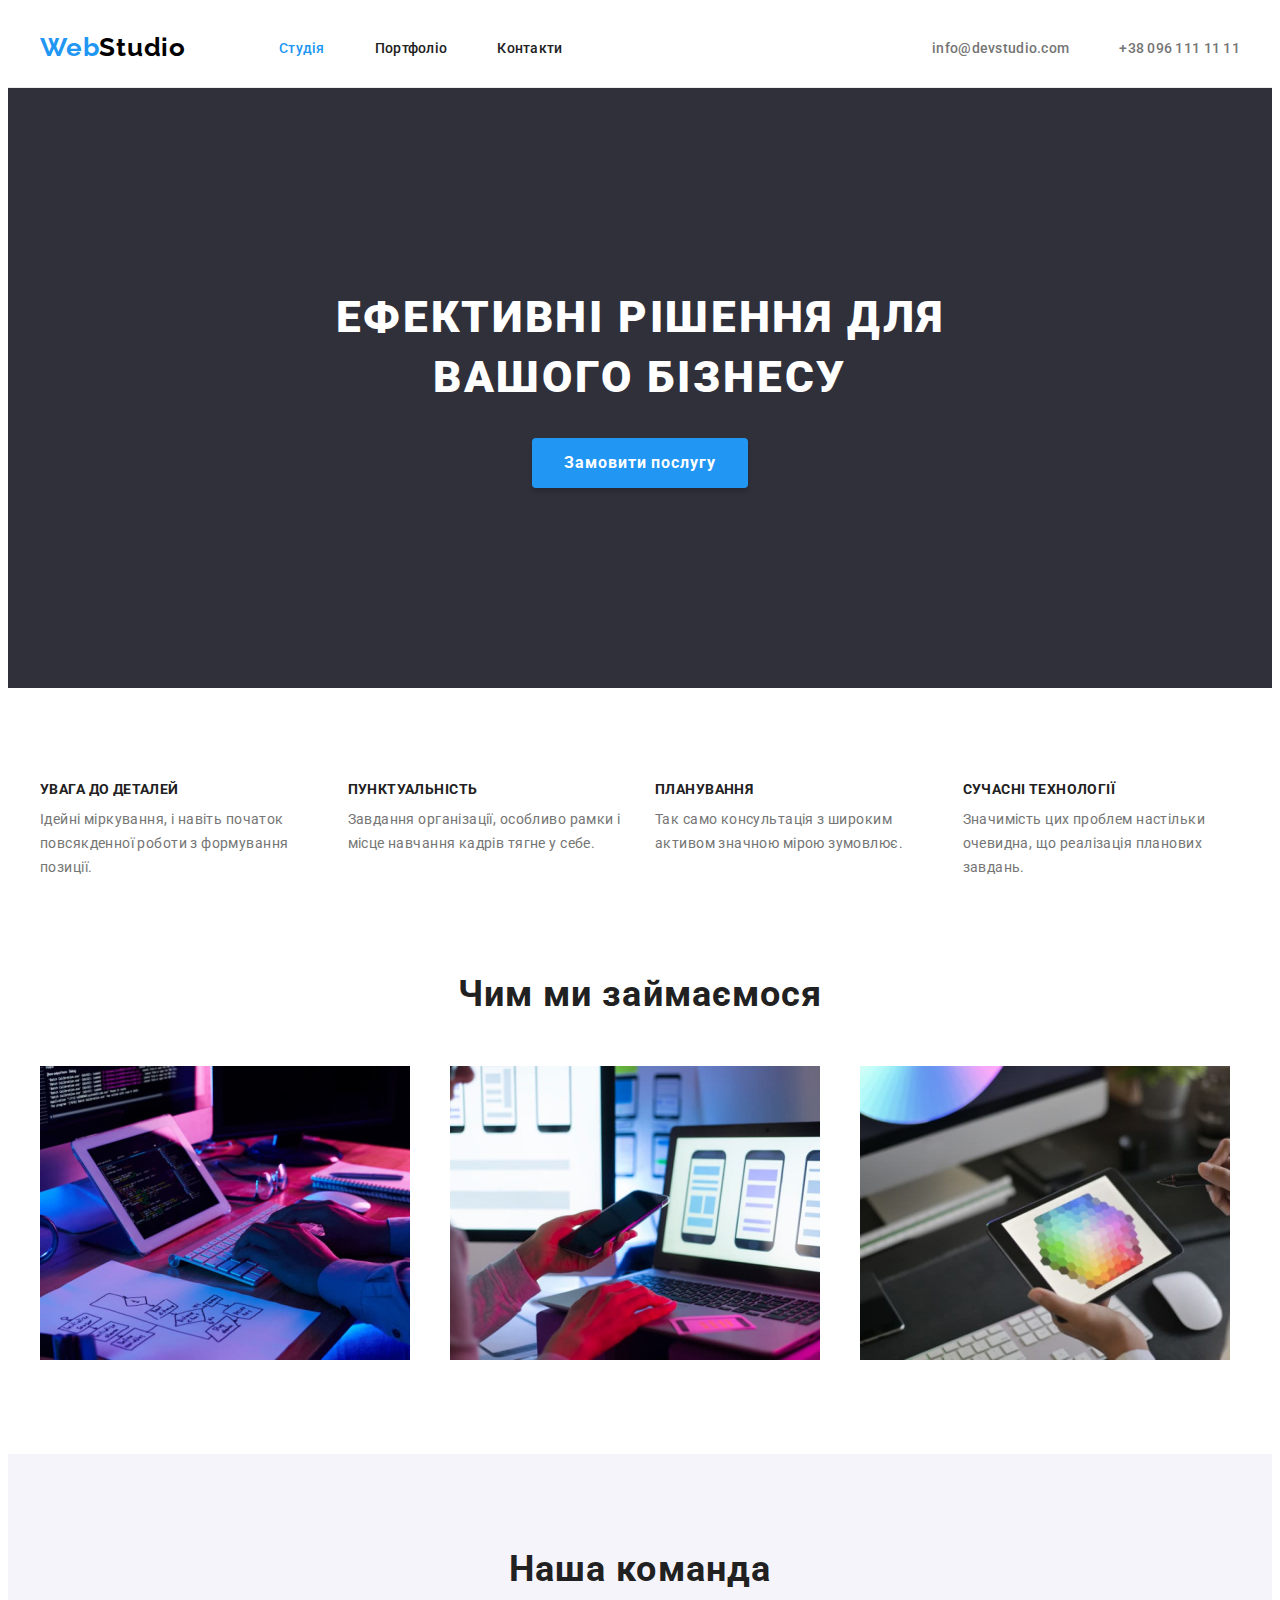
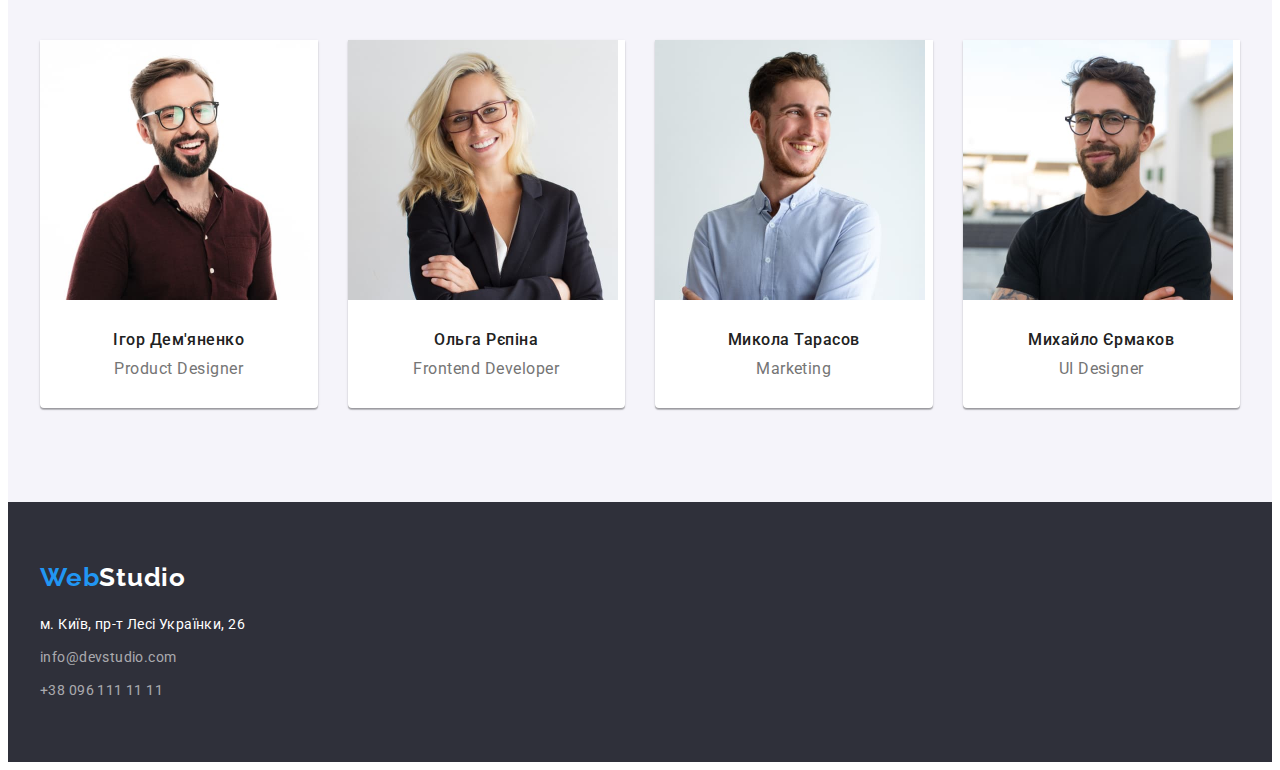
<file: index.html>
<!DOCTYPE html>
<html lang="uk">
  <head>
    <meta charset="UTF-8" />
    <meta http-equiv="X-UA-Compatible" content="IE=edge" />
    <meta name="viewport" content="width=device-width, initial-scale=1.0" />
    <title>WebStudio</title>
    <link rel="preconnect" href="https://fonts.googleapis.com" />
    <link rel="preconnect" href="https://fonts.gstatic.com" crossorigin />
    <link
      href="https://fonts.googleapis.com/css2?family=Montserrat:wght@400;700&family=Raleway:wght@700&family=Roboto:wght@400;500;700;900&display=swap"
      rel="stylesheet"
    />
    <link
      rel="stylesheet"
      href="https://cdnjs.cloudflare.com/ajax/libs/modern-normalize/1.1.0/modern-normalize.min.css"
      integrity="sha512-wpPYUAdjBVSE4KJnH1VR1HeZfpl1ub8YT/NKx4PuQ5NmX2tKuGu6U/JRp5y+Y8XG2tV+wKQpNHVUX03MfMFn9Q=="
      crossorigin="anonymous"
      referrerpolicy="no-referrer"
    />
    <link rel="stylesheet" href="./css/styles.css" />
  </head>
  <body>
    <header class="header">
      <div class="container header-container">
        <nav class="header-navigation">
          <a href="./index.html" class="header-logo"><span class="half-logo">Web</span>Studio</a>
          <ul class="list header-link-list">
            <li class="header-link-item">
              <a href="./index.html" class="nav-link link current">Студія</a>
            </li>
            <li class="header-link-item">
              <a href="./portfolio.html" class="nav-link link">Портфоліо</a>
            </li>
            <li class="header-link-item">
              <a href="" class="nav-link link">Контакти</a>
            </li>
          </ul>
        </nav>

        <ul class="list header-contacts-list">
          <li class="header-contacts-item">
            <a href="mailto:info@devstudio.com" class="header-link link">info@devstudio.com</a>
          </li>
          <li class="header-contacts-item">
            <a href="tel:+380961111111" class="header-link link">+38 096 111 11 11</a>
          </li>
        </ul>
      </div>
    </header>
    <main>
      <section class="hero-section section">
        <div class="container">
          <h1 class="hero-title">Ефективні рішення для вашого бізнесу</h1>
          <button type="button" class="hero-button btn">Замовити послугу</button>
        </div>
      </section>
      <section class="benefit-section section">
        <div class="container">
          <h2 class="visually-hidden">Переваги</h2>
          <ul class="list benefit-list">
            <li class="benefit-item">
              <h3 class="benefit-title">Увага до деталей</h3>
              <p class="benefit-alt">Ідейні міркування, і навіть початок повсякденної роботи з формування позиції.</p>
            </li>
            <li class="benefit-item">
              <h3 class="benefit-title">Пунктуальність</h3>
              <p class="benefit-alt">Завдання організації, особливо рамки і місце навчання кадрів тягне у себе.</p>
            </li>
            <li class="benefit-item">
              <h3 class="benefit-title">Планування</h3>
              <p class="benefit-alt">Так само консультація з широким активом значною мірою зумовлює.</p>
            </li>
            <li class="benefit-item">
              <h3 class="benefit-title">Сучасні технології</h3>
              <p class="benefit-alt">Значимість цих проблем настільки очевидна, що реалізація планових завдань.</p>
            </li>
          </ul>
        </div>
      </section>
      <section class="process-section section">
        <div class="container">
          <h2 class="process-title">Чим ми займаємося</h2>
          <ul class="list process-list">
            <li class="process-item">
              <img src="./images/img-0.jpg" class="process-image" alt="кодинг" width="370" height="294" />
            </li>
            <li class="process-item">
              <img src="./images/img-1.jpg" class="process-image" alt="адаптація" width="370" height="294" />
            </li>
            <li class="process-item">
              <img src="./images/img-2.jpg" class="process-image" alt="дизайн" width="370" height="294" />
            </li>
          </ul>
        </div>
      </section>
      <section class="member-section section">
        <div class="container">
          <h2 class="member-main-title">Наша команда</h2>
          <ul class="list member-list">
            <li class="member-item">
              <img src="./images/img-3.jpg" class="member-image" alt="хлопець в окулярах" width="270" height="260" />
              <div class="member-container">
                <h3 class="member-title">Ігор Дем'яненко</h3>
                <p class="member-alt" lang="en">Product Designer</p>
              </div>
            </li>
            <li class="member-item">
              <img src="./images/img-4.jpg" class="member-image" alt="дівчина в окулярах" width="270" height="260" />
              <div class="member-container">
                <h3 class="member-title">Ольга Рєпіна</h3>
                <p class="member-alt" lang="en">Frontend Developer</p>
              </div>
            </li>
            <li class="member-item">
              <img src="./images/img-5.jpg" class="member-image" alt="хлопець посміхається" width="270" height="260" />
              <div class="member-container">
                <h3 class="member-title">Микола Тарасов</h3>
                <p class="member-alt" lang="en">Marketing</p>
              </div>
            </li>
            <li class="member-item">
              <img src="./images/img-6.jpg" class="member-image" alt="хлопець в окулярах" width="270" height="260" />
              <div class="member-container">
                <h3 class="member-title">Михайло Єрмаков</h3>
                <p class="member-alt" lang="en">UI Designer</p>
              </div>
            </li>
          </ul>
        </div>
      </section>
    </main>
    <footer class="footer">
      <div class="container">
        <a href="./index.html" class="footer-logo"><span class="half-logo">Web</span>Studio</a>
        <address class="address">
          <ul class="list address-list">
            <li class="address-item">
              <a
                href="https://goo.gl/maps/ud8NmV5yiws8x5bs8"
                target="_blank"
                rel="noopener noreferrer"
                class="address-link link"
                >м. Київ, пр-т Лесі Українки, 26</a
              >
            </li>
            <li class="address-item">
              <a href="mailto:info@devstudio.com" class="footer-link link">info@devstudio.com</a>
            </li>
            <li class="address-item">
              <a href="tel:+380961111111" class="footer-link link">+38 096 111 11 11</a>
            </li>
          </ul>
        </address>
      </div>
    </footer>
  </body>
</html>
</file>
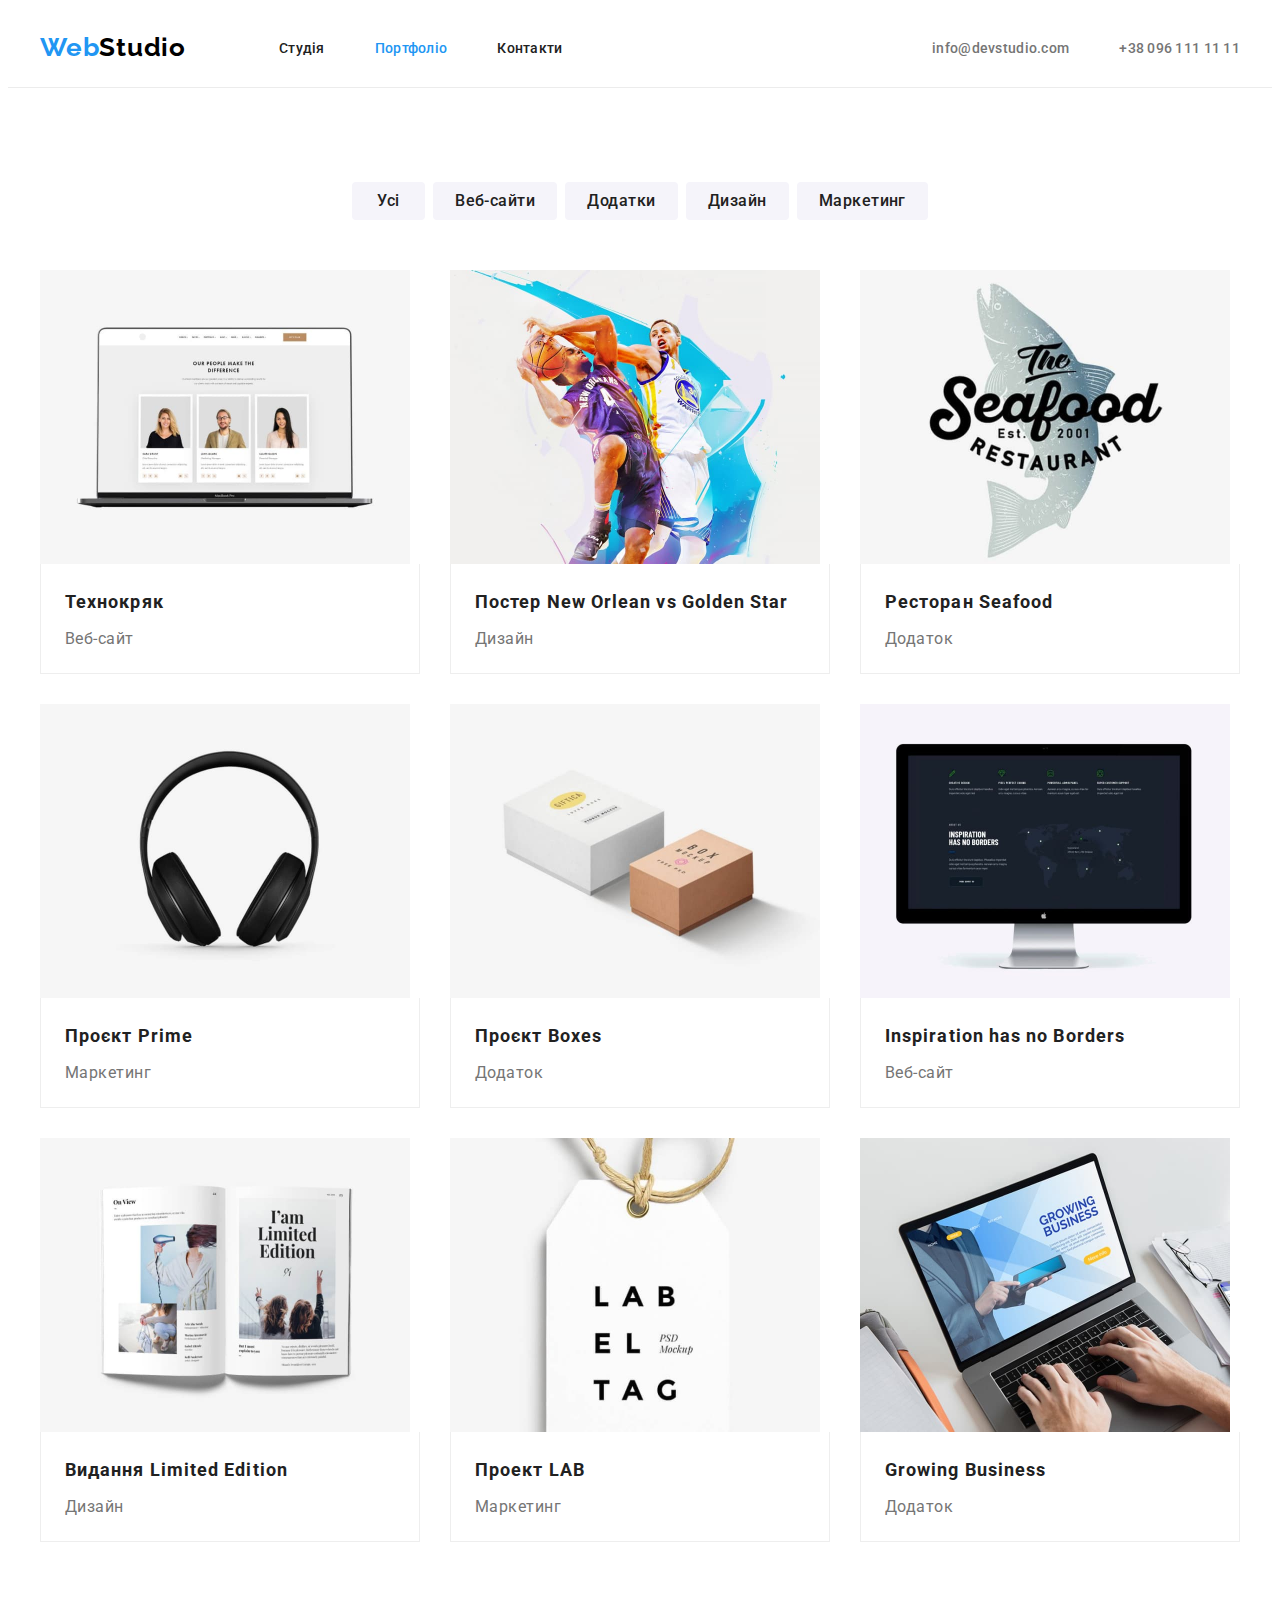
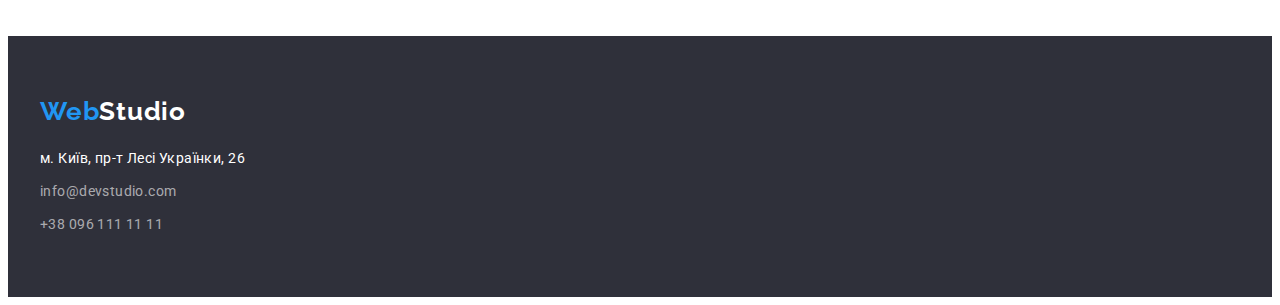
<file: portfolio.html>
<!DOCTYPE html>
<html lang="uk">
  <head>
    <meta charset="UTF-8" />
    <meta http-equiv="X-UA-Compatible" content="IE=edge" />
    <meta name="viewport" content="width=device-width, initial-scale=1.0" />
    <title>Портфоліо</title>
    <link rel="preconnect" href="https://fonts.googleapis.com" />
    <link rel="preconnect" href="https://fonts.gstatic.com" crossorigin />
    <link
      href="https://fonts.googleapis.com/css2?family=Montserrat:wght@400;700&family=Raleway:wght@700&family=Roboto:wght@400;500;700;900&display=swap"
      rel="stylesheet"
    />
    <link
      rel="stylesheet"
      href="https://cdnjs.cloudflare.com/ajax/libs/modern-normalize/1.1.0/modern-normalize.min.css"
      integrity="sha512-wpPYUAdjBVSE4KJnH1VR1HeZfpl1ub8YT/NKx4PuQ5NmX2tKuGu6U/JRp5y+Y8XG2tV+wKQpNHVUX03MfMFn9Q=="
      crossorigin="anonymous"
      referrerpolicy="no-referrer"
    />
    <link rel="stylesheet" href="./css/styles.css" />
  </head>
  <body>
    <header class="header">
      <div class="container header-container">
        <nav class="header-navigation">
          <a href="./index.html" class="header-logo"><span class="half-logo">Web</span>Studio</a>
          <ul class="list header-link-list">
            <li>
              <a href="./index.html" class="nav-link link">Студія</a>
            </li>
            <li>
              <a href="./portfolio.html" class="nav-link link current">Портфоліо</a>
            </li>
            <li>
              <a href="" class="nav-link link">Контакти</a>
            </li>
          </ul>
        </nav>

        <ul class="list header-contacts-list">
          <li>
            <a href="mailto:info@devstudio.com" class="header-link link">info@devstudio.com</a>
          </li>
          <li>
            <a href="tel:+380961111111" class="header-link link">+38 096 111 11 11</a>
          </li>
        </ul>
      </div>
    </header>
    <main>
      <section class="filter-section section">
        <div class="container">
          <h1 class="visually-hidden">Портфоліо</h1>
          <ul class="list filter-button-list">
            <li class="filter-button-item">
              <button type="button" class="filter-button btn">Усі</button>
            </li>
            <li class="filter-button-item">
              <button type="button" class="filter-button btn">Веб-сайти</button>
            </li>
            <li class="filter-button-item">
              <button type="button" class="filter-button btn">Додатки</button>
            </li>
            <li class="filter-button-item">
              <button type="button" class="filter-button btn">Дизайн</button>
            </li>
            <li class="filter-button-item">
              <button type="button" class="filter-button btn">Маркетинг</button>
            </li>
          </ul>
        </div>
        <div class="container">
          <ul class="list project-list">
            <li class="project-item">
              <img src="./images/por-0.jpg" class="project-image" alt="ноутбук" width="370" height="294" />
              <div class="project-container">
                <h2 class="project-title">Технокряк</h2>
                <p class="project-alt">Веб-сайт</p>
              </div>
            </li>
            <li class="project-item">
              <img src="./images/por-1.jpg" class="project-image" alt="баскетбол" width="370" height="294" />
              <div class="project-container">
                <h2 class="project-title">Постер <span lang="en">New Orlean vs Golden Star</span></h2>
                <p class="project-alt">Дизайн</p>
              </div>
            </li>
            <li class="project-item">
              <img src="./images/por-2.jpg" class="project-image" alt="риба" width="370" height="294" />
              <div class="project-container">
                <h2 class="project-title">Ресторан <span lang="en">Seafood</span></h2>
                <p class="project-alt">Додаток</p>
              </div>
            </li>
            <li class="project-item">
              <img src="./images/por-3.jpg" class="project-image" alt="навушники" width="370" height="294" />
              <div class="project-container">
                <h2 class="project-title">Проєкт <span lang="en">Prime</span></h2>
                <p class="project-alt">Маркетинг</p>
              </div>
            </li>
            <li class="project-item">
              <img src="./images/por-4.jpg" class="project-image" alt="коробки" width="370" height="294" />
              <div class="project-container">
                <h2 class="project-title">Проєкт <span lang="en">Boxes</span></h2>
                <p class="project-alt">Додаток</p>
              </div>
            </li>
            <li class="project-item">
              <img src="./images/por-5.jpg" class="project-image" alt="монітор" width="370" height="294" />
              <div class="project-container">
                <h2 class="project-title">
                  <span lang="en">Inspiration has no Borders</span>
                </h2>
                <p class="project-alt">Веб-сайт</p>
              </div>
            </li>
            <li class="project-item">
              <img src="./images/por-6.jpg" class="project-image" alt="книжка" width="370" height="294" />
              <div class="project-container">
                <h2 class="project-title">Видання <span lang="en">Limited Edition</span></h2>
                <p class="project-alt">Дизайн</p>
              </div>
            </li>
            <li class="project-item">
              <img src="./images/por-7.jpg" class="project-image" alt="етикетка" width="370" height="294" />
              <div class="project-container">
                <h2 class="project-title">Проект <span lang="en">LAB</span></h2>
                <p class="project-alt">Маркетинг</p>
              </div>
            </li>
            <li class="project-item">
              <img src="./images/por-8.jpg" class="project-image" alt="ноутбук" width="370" height="294" />
              <div class="project-container">
                <h2 class="project-title">
                  <span lang="en">Growing Business</span>
                </h2>
                <p class="project-alt">Додаток</p>
              </div>
            </li>
          </ul>
        </div>
      </section>
    </main>
    <footer class="footer">
      <div class="container">
        <a href="./index.html" class="footer-logo"><span class="half-logo">Web</span>Studio</a>
        <address class="address">
          <ul class="list address-list">
            <li class="address-item">
              <a
                href="https://goo.gl/maps/ud8NmV5yiws8x5bs8"
                target="_blank"
                rel="noopener noreferrer"
                class="address-link link"
                >м. Київ, пр-т Лесі Українки, 26</a
              >
            </li>
            <li class="address-item">
              <a href="mailto:info@devstudio.com" class="footer-link link">info@devstudio.com</a>
            </li>
            <li class="address-item">
              <a href="tel:+380961111111" class="footer-link link">+38 096 111 11 11</a>
            </li>
          </ul>
        </address>
      </div>
    </footer>
  </body>
</html>
</file>
<file: css/styles.css>
:root {
  --master-text-color: #212121;
  --slave-text-color: #757575;
  --accent-site-color: #2196f3;
  --pure-white-color: #ffffff;
}

body {
  font-family: 'roboto', sans-serif;
  color: var(--master-text-color);
  background-color: var(--pure-white-color);
}

p,
h1,
h2,
h3 {
  margin: 0;
}

ul {
  margin: 0;
  padding-left: 0;
}

.container {
  width: 1200px;
  margin: 0 auto;
  padding-left: 15px;
  padding-right: 15px;
  /* outline: 2px solid #2196f3; */
}

.link {
  text-decoration: none;
}

.link:hover,
.link:focus {
  color: var(--accent-site-color);
}

.list {
  list-style: none;
}

.header {
  border-bottom: 1px solid #ececec;
}

.header-container {
  display: flex;
  align-items: center;
}

.header-navigation {
  display: flex;
  align-items: center;
}

.header-link-list {
  display: flex;
  align-items: center;
  gap: 50px;
}

/* .header-link-item {не задіяний} */

.header-contacts-list {
  display: flex;
  align-items: center;
  gap: 50px;
  margin-left: auto;
}

/* .header-contacts-item {не задіяний} */

.header-logo {
  font-family: 'Raleway';
  font-weight: 700;
  font-size: 26px;
  line-height: 1.19;
  letter-spacing: 0.03em;
  color: #000000;
  text-decoration: none;
  margin-right: 93px;
  padding-top: 24px;
  padding-bottom: 24px;
}

.half-logo {
  color: var(--accent-site-color);
}

.nav-link {
  font-weight: 500;
  font-size: 14px;
  line-height: 1.14;
  letter-spacing: 0.02em;
  color: var(--master-text-color);
  padding-top: 32px;
  padding-bottom: 32px;
}

.current {
  color: var(--accent-site-color);
}

.header-link {
  font-weight: 500;
  font-size: 14px;
  line-height: 1.14;
  letter-spacing: 0.02em;
  color: var(--slave-text-color);
  padding-top: 32px;
  padding-bottom: 32px;
}

.section {
  padding-top: 94px;
  padding-bottom: 94px;
}

.hero-section {
  background-color: #2f303a;
  padding-top: 200px;
  padding-bottom: 200px;
  text-align: center;
}

.hero-title {
  font-weight: 900;
  font-size: 44px;
  line-height: 1.36;
  letter-spacing: 0.06em;
  text-transform: uppercase;
  color: var(--pure-white-color);
  max-width: 696px;
  margin: 0 auto;
}

.hero-button {
  font-weight: 700;
  font-size: 16px;
  line-height: 1.88;
  letter-spacing: 0.06em;
  color: var(--pure-white-color);
  background-color: var(--accent-site-color);
  box-shadow: 0px 4px 4px rgba(0, 0, 0, 0.15);
  padding: 10px 32px;
  margin-top: 30px;
}

.hero-button:active {
  background-color: #188ce8;
}

.btn {
  cursor: pointer;
  font-family: inherit;
  /* Чи можна використовувати бордер 0? */
  border: 0px solid transparent;
  border-radius: 4px;
}

.benefit-section {
  padding-bottom: 0;
}

.benefit-list {
  display: flex;
  gap: 30px;
}

.benefit-item {
  width: calc((100% - 90px) / 4);
}

.benefit-title {
  font-weight: 700;
  font-size: 14px;
  line-height: 1.14;
  letter-spacing: 0.03em;
  text-transform: uppercase;
  margin-bottom: 10px;
}

.benefit-alt {
  font-size: 14px;
  line-height: 1.71;
  letter-spacing: 0.03em;
  color: var(--slave-text-color);
}

/* .process-section {не задіяний} */

.process-list {
  display: flex;
  gap: 30px;
}

.process-item {
  width: calc((100% - 60px) / 3);
}

.process-image {
  display: block;
  max-width: 100%;
  height: auto;
}

.process-title,
.member-main-title {
  font-weight: 700;
  font-size: 36px;
  line-height: 1.17;
  text-align: center;
  letter-spacing: 0.03em;
  margin-bottom: 50px;
}

.member-section {
  background-color: #f5f4fa;
}

.member-list {
  display: flex;
  gap: 30px;
}

.member-item {
  background-color: var(--pure-white-color);
  box-shadow: 0px 1px 3px rgba(0, 0, 0, 0.12), 0px 1px 1px rgba(0, 0, 0, 0.14), 0px 2px 1px rgba(0, 0, 0, 0.2);
  width: calc((100% - 90px) / 4);
  border-radius: 0px 0px 4px 4px;
}

.member-image {
  display: block;
  max-width: 100%;
  height: auto;
}

.member-container {
  padding: 30px 0;
}

.member-title {
  font-weight: 500;
  font-size: 16px;
  line-height: 1.19;
  text-align: center;
  letter-spacing: 0.03em;
  margin-bottom: 10px;
}

.member-alt {
  font-size: 16px;
  line-height: 1.19;
  text-align: center;
  letter-spacing: 0.03em;
  color: var(--slave-text-color);
}

.footer {
  background-color: #2f303a;
  padding-top: 60px;
  padding-bottom: 60px;
}

.footer-logo {
  font-family: 'Raleway';
  font-weight: 700;
  font-size: 26px;
  line-height: 1.19;
  letter-spacing: 0.03em;
  color: var(--pure-white-color);
  text-decoration: none;
}

.address {
  margin-top: 20px;
}

/* .address-list {не задіяний} */

.address-item:not(:last-child) {
  margin-bottom: 9px;
}

.address-link {
  font-style: normal;
  font-size: 14px;
  line-height: 1.71;
  letter-spacing: 0.03em;
  color: var(--pure-white-color);
}

.footer-link {
  font-style: normal;
  font-size: 14px;
  line-height: 1.71;
  letter-spacing: 0.03em;
  color: rgba(255, 255, 255, 0.6);
}

.visually-hidden {
  position: absolute;
  white-space: nowrap;
  width: 1px;
  height: 1px;
  overflow: hidden;
  border: 0;
  padding: 0;
  clip: rect(0 0 0 0);
  clip-path: inset(50%);
  margin: -1px;
}

/* .filter-section {не задіяний} */

.filter-button-list {
  display: flex;
  gap: 8px;
  margin-bottom: 50px;
  justify-content: center;
}

/* .filter-button-item {не задіяний} */

.filter-button {
  font-weight: 500;
  font-size: 16px;
  line-height: 1.62;
  letter-spacing: 0.03em;
  color: var(--master-text-color);
  background-color: #f5f4fa;
  min-width: 73px;
  padding: 6px 22px;
}

.filter-button:hover,
.filter-button:focus {
  color: var(--pure-white-color);
  background-color: var(--accent-site-color);
  box-shadow: 0px 3px 1px rgba(0, 0, 0, 0.1), 0px 1px 2px rgba(0, 0, 0, 0.08), 0px 2px 2px rgba(0, 0, 0, 0.12);
}

.project-list {
  display: flex;
  flex-wrap: wrap;
  gap: 30px;
}

.project-item {
  background-color: var(--pure-white-color);
  width: calc((100% - 60px) / 3);
}

.project-image {
  display: block;
  max-width: 100%;
  height: auto;
}

.project-container {
  border: 1px solid #eeeeee;
  border-top: none;
  padding: 20px 24px 19px 24px;
}

.project-title {
  font-weight: 700;
  font-size: 18px;
  line-height: 2;
  letter-spacing: 0.06em;
  color: var(--master-text-color);
  margin-bottom: 4px;
}

.project-alt {
  font-size: 16px;
  line-height: 1.88;
  letter-spacing: 0.03em;
  color: var(--slave-text-color);
}
</file>
